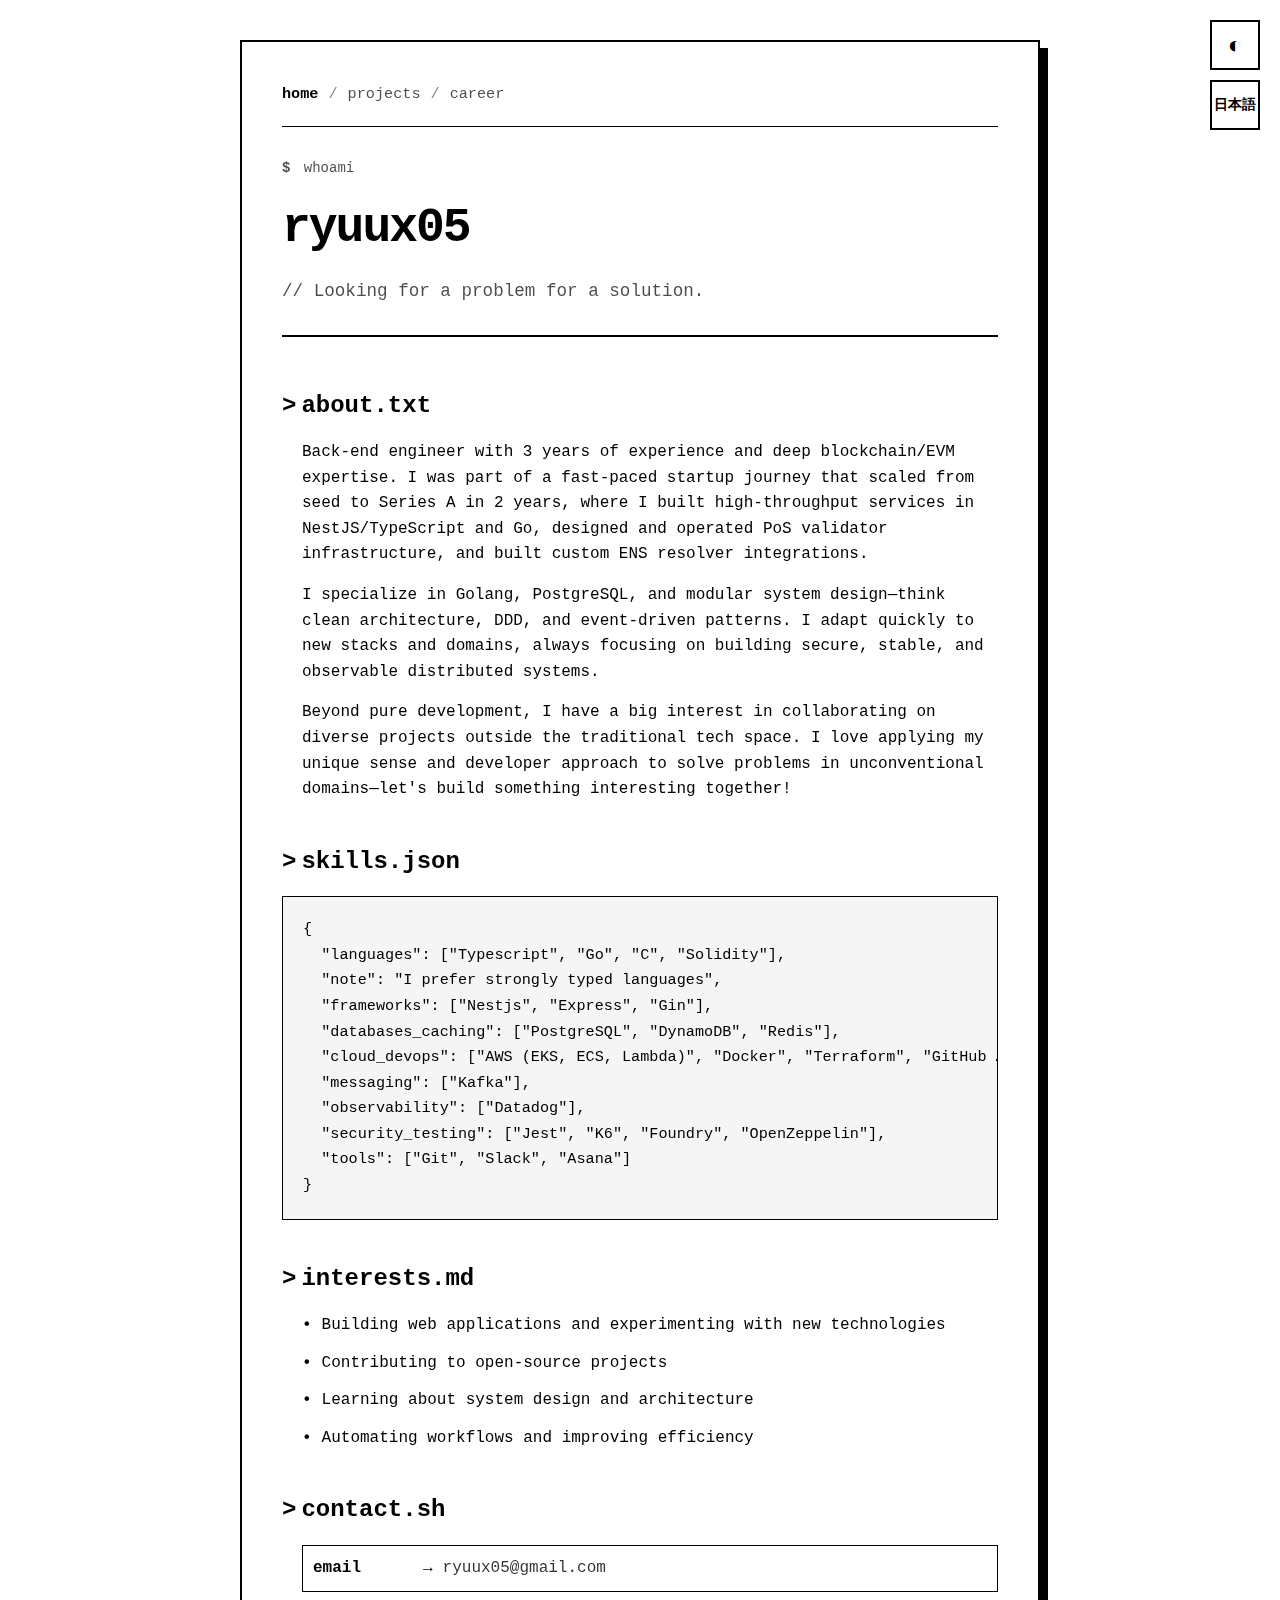
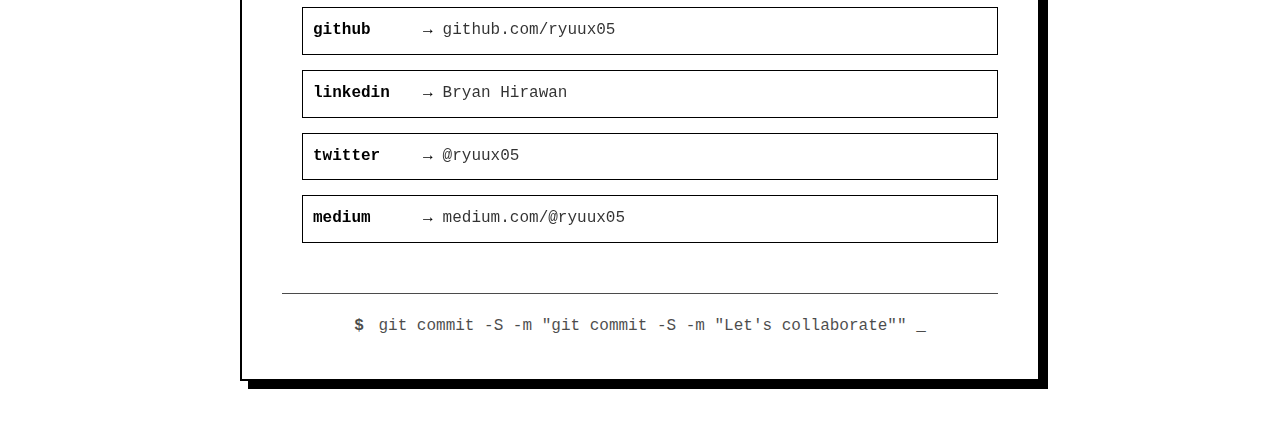
<file: index.html>
<!DOCTYPE html>
<html lang="en">
<head>
    <meta charset="UTF-8">
    <meta name="viewport" content="width=device-width, initial-scale=1.0">
    <title>ryuux05</title>
    <link rel="apple-touch-icon" sizes="180x180" href="favicon/apple-touch-icon.png">
    <link rel="icon" type="image/png" sizes="32x32" href="favicon/favicon-32x32.png">
    <link rel="icon" type="image/png" sizes="16x16" href="favicon/favicon-16x16.png">
    <link rel="manifest" href="favicon/site.webmanifest">
    <link rel="shortcut icon" href="favicon/favicon.ico">
    <link rel="stylesheet" href="styles.css">
</head>
<body>
    <button class="theme-toggle" id="themeToggle" aria-label="Toggle theme">
        <span class="theme-icon">◐</span>
    </button>
    <button class="lang-toggle" id="langToggle" aria-label="Toggle language">EN</button>
    <div class="container">
        <nav class="nav">
            <a href="index.html" class="nav-link active" data-i18n="nav.home">home</a>
            <span class="nav-separator">/</span>
            <a href="projects.html" class="nav-link" data-i18n="nav.projects">projects</a>
            <span class="nav-separator">/</span>
            <a href="career.html" class="nav-link" data-i18n="nav.career">career</a>
        </nav>

        <header class="header">
            <div class="terminal-header">
                <span class="prompt">$</span> whoami
            </div>
            <h1 class="name">ryuux05</h1>
            <p class="tagline" data-i18n="index.tagline">// Looking for a problem for a solution.</p>
        </header>

        <section class="section about">
            <h2 class="section-title"><span class="prompt">&gt;</span> <span data-i18n="index.about.title">about.txt</span></h2>
            <div class="content">
                <p data-i18n="index.about.p1">Back-end engineer with 3 years of experience and deep blockchain/EVM expertise. I was part of a fast-paced startup journey that scaled from seed to Series A in 2 years, where I built high-throughput services in NestJS/TypeScript and Go, designed and operated PoS validator infrastructure, and built custom ENS resolver integrations.</p>
                <p data-i18n="index.about.p2">I specialize in Golang, PostgreSQL, and modular system design—think clean architecture, DDD, and event-driven patterns. I adapt quickly to new stacks and domains, always focusing on building secure, stable, and observable distributed systems.</p>
                <p data-i18n="index.about.p3">Beyond pure development, I have a big interest in collaborating on diverse projects outside the traditional tech space. I love applying my unique sense and developer approach to solve problems in unconventional domains—let's build something interesting together!</p>
            </div>
        </section>

        <section class="section skills">
            <h2 class="section-title"><span class="prompt">&gt;</span> <span data-i18n="index.skills.title">skills.json</span></h2>
            <div class="content code-block">
                <pre><code>{
  "languages": ["Typescript", "Go", "C", "Solidity"],
  "note": "<span data-i18n="index.skills.note">I prefer strongly typed languages</span>",
  "frameworks": ["Nestjs", "Express", "Gin"],
  "databases_caching": ["PostgreSQL", "DynamoDB", "Redis"],
  "cloud_devops": ["AWS (EKS, ECS, Lambda)", "Docker", "Terraform", "GitHub Actions", "Render"],
  "messaging": ["Kafka"],
  "observability": ["Datadog"],
  "security_testing": ["Jest", "K6", "Foundry", "OpenZeppelin"],
  "tools": ["Git", "Slack", "Asana"]
}</code></pre>
            </div>
        </section>

        <section class="section interests">
            <h2 class="section-title"><span class="prompt">&gt;</span> <span data-i18n="index.interests.title">interests.md</span></h2>
            <div class="content">
                <ul class="interests-list">
                    <li><span class="bullet">•</span> <span data-i18n="index.interests.1">Building web applications and experimenting with new technologies</span></li>
                    <li><span class="bullet">•</span> <span data-i18n="index.interests.2">Contributing to open-source projects</span></li>
                    <li><span class="bullet">•</span> <span data-i18n="index.interests.3">Learning about system design and architecture</span></li>
                    <li><span class="bullet">•</span> <span data-i18n="index.interests.4">Automating workflows and improving efficiency</span></li>
                </ul>
            </div>
        </section>

        <section class="section contact">
            <h2 class="section-title"><span class="prompt">&gt;</span> <span data-i18n="index.contact.title">contact.sh</span></h2>
            <div class="content">
                <div class="contact-grid">
                    <a href="mailto:ryuux05@gmail.com" class="contact-link">
                        <span class="command" data-i18n="index.contact.email">email</span>
                        <span class="arrow">→</span>
                        <span class="value">ryuux05@gmail.com</span>
                    </a>
                    <a href="https://github.com/ryuux05" target="_blank" class="contact-link">
                        <span class="command" data-i18n="index.contact.github">github</span>
                        <span class="arrow">→</span>
                        <span class="value">github.com/ryuux05</span>
                    </a>
                    <a href="https://www.linkedin.com/in/bryanhirawan/" target="_blank" class="contact-link">
                        <span class="command" data-i18n="index.contact.linkedin">linkedin</span>
                        <span class="arrow">→</span>
                        <span class="value">Bryan Hirawan</span>
                    </a>
                    <a href="https://twitter.com/ryuux05" target="_blank" class="contact-link">
                        <span class="command" data-i18n="index.contact.twitter">twitter</span>
                        <span class="arrow">→</span>
                        <span class="value">@ryuux05</span>
                    </a>
                    <a href="https://medium.com/@ryuux05" target="_blank" class="contact-link">
                        <span class="command" data-i18n="index.contact.medium">medium</span>
                        <span class="arrow">→</span>
                        <span class="value">medium.com/@ryuux05</span>
                    </a>
                </div>
            </div>
        </section>

        <footer class="footer">
            <p>
                <span class="prompt">$</span> git commit -S -m "<span data-i18n="index.footer">Let's collaborate</span>"
                <span class="cursor">_</span>
            </p>
        </footer>
    </div>

    <script src="script.js"></script>
</body>
</html>
</file>
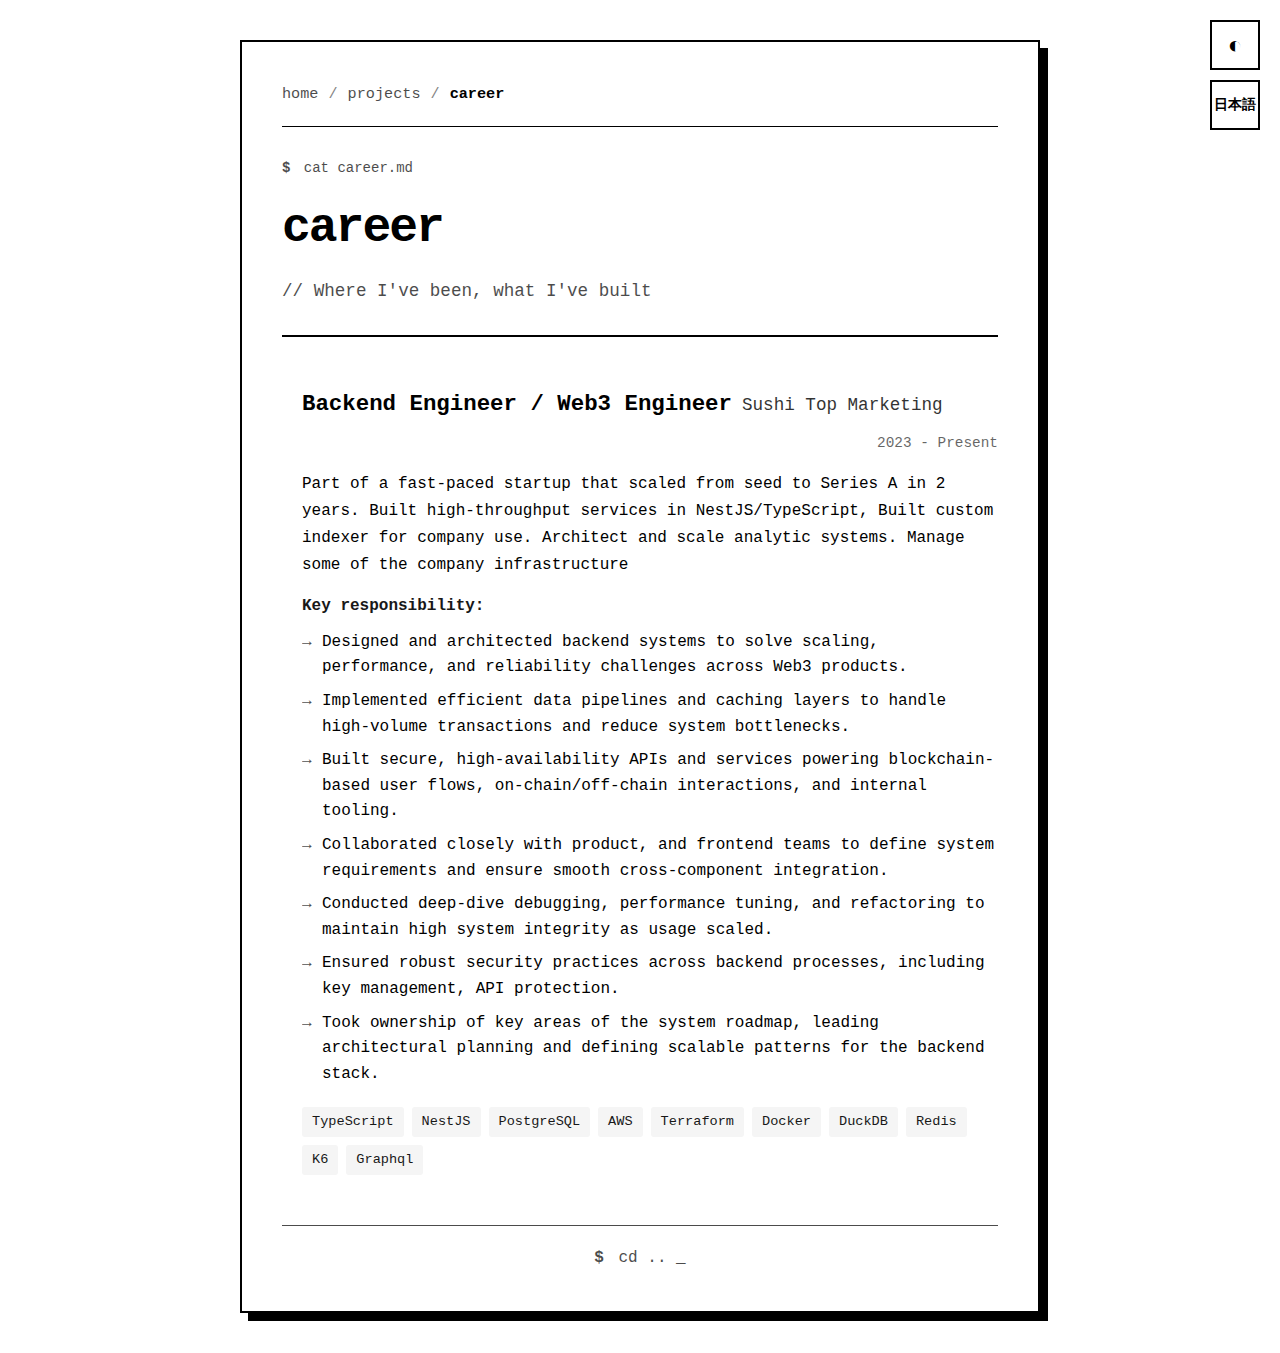
<file: career.html>
<!DOCTYPE html>
<html lang="en">
<head>
    <meta charset="UTF-8">
    <meta name="viewport" content="width=device-width, initial-scale=1.0">
    <title>career - ryuux05</title>
    <link rel="apple-touch-icon" sizes="180x180" href="favicon/apple-touch-icon.png">
    <link rel="icon" type="image/png" sizes="32x32" href="favicon/favicon-32x32.png">
    <link rel="icon" type="image/png" sizes="16x16" href="favicon/favicon-16x16.png">
    <link rel="manifest" href="favicon/site.webmanifest">
    <link rel="shortcut icon" href="favicon/favicon.ico">
    <link rel="stylesheet" href="styles.css">
</head>
<body>
    <button class="theme-toggle" id="themeToggle" aria-label="Toggle theme">
        <span class="theme-icon">◐</span>
    </button>
    <button class="lang-toggle" id="langToggle" aria-label="Toggle language">EN</button>
    <div class="container">
        <nav class="nav">
            <a href="index.html" class="nav-link" data-i18n="nav.home">home</a>
            <span class="nav-separator">/</span>
            <a href="projects.html" class="nav-link" data-i18n="nav.projects">projects</a>
            <span class="nav-separator">/</span>
            <a href="career.html" class="nav-link active" data-i18n="nav.career">career</a>
        </nav>

        <header class="header">
            <div class="terminal-header">
                <span class="prompt">$</span> cat career.md
            </div>
            <h1 class="name">career</h1>
            <p class="tagline" data-i18n="career.tagline">// Where I've been, what I've built</p>
        </header>

        <section class="section career">
            <div class="content">
                <div class="career-item">
                    <div class="career-header">
                        <h3 class="career-title">Backend Engineer / Web3 Engineer</h3>
                        <span class="career-company">Sushi Top Marketing</span>
                        <span class="career-period">2023 - Present</span>
                    </div>
                    <p class="career-description" data-i18n="career.description">
                        Part of a fast-paced startup that scaled from seed to Series A in 2 years. Built high-throughput services in NestJS/TypeScript, Built custom indexer for company use. Architect and scale analytic systems. Manage some of the company infrastructure
                    </p>
                    <div class="career-highlights">
                        <h4 class="highlights-title" data-i18n="career.responsibility">Key responsibility:</h4>
                        <ul class="highlights-list">
                            <li data-i18n="career.responsibility.1">Designed and architected backend systems to solve scaling, performance, and reliability challenges across Web3 products.</li>
                            <li data-i18n="career.responsibility.2">Implemented efficient data pipelines and caching layers to handle high-volume transactions and reduce system bottlenecks.</li>
                            <li data-i18n="career.responsibility.3">Built secure, high-availability APIs and services powering blockchain-based user flows, on-chain/off-chain interactions, and internal tooling.</li>
                            <li data-i18n="career.responsibility.4">Collaborated closely with product, and frontend teams to define system requirements and ensure smooth cross-component integration.</li>
                            <li data-i18n="career.responsibility.5">Conducted deep-dive debugging, performance tuning, and refactoring to maintain high system integrity as usage scaled.</li>
                            <li data-i18n="career.responsibility.6">Ensured robust security practices across backend processes, including key management, API protection.</li>
                            <li data-i18n="career.responsibility.7">Took ownership of key areas of the system roadmap, leading architectural planning and defining scalable patterns for the backend stack.</li>
                        </ul>
                    </div>
                    <div class="career-tech">
                        <span class="tech-tag">TypeScript</span>
                        <span class="tech-tag">NestJS</span>
                        <span class="tech-tag">PostgreSQL</span>
                        <span class="tech-tag">AWS</span>
                        <span class="tech-tag">Terraform</span>
                        <span class="tech-tag">Docker</span>
                        <span class="tech-tag">DuckDB</span>
                        <span class="tech-tag">Redis</span>
                        <span class="tech-tag">K6</span>
                        <span class="tech-tag">Graphql</span>
                    </div>
                </div>
            </div>
        </section>

        <footer class="footer">
            <p>
                <span class="prompt">$</span> <span data-i18n="common.footer">cd ..</span>
                <span class="cursor">_</span>
            </p>
        </footer>
    </div>

    <script src="script.js"></script>
</body>
</html>
</file>
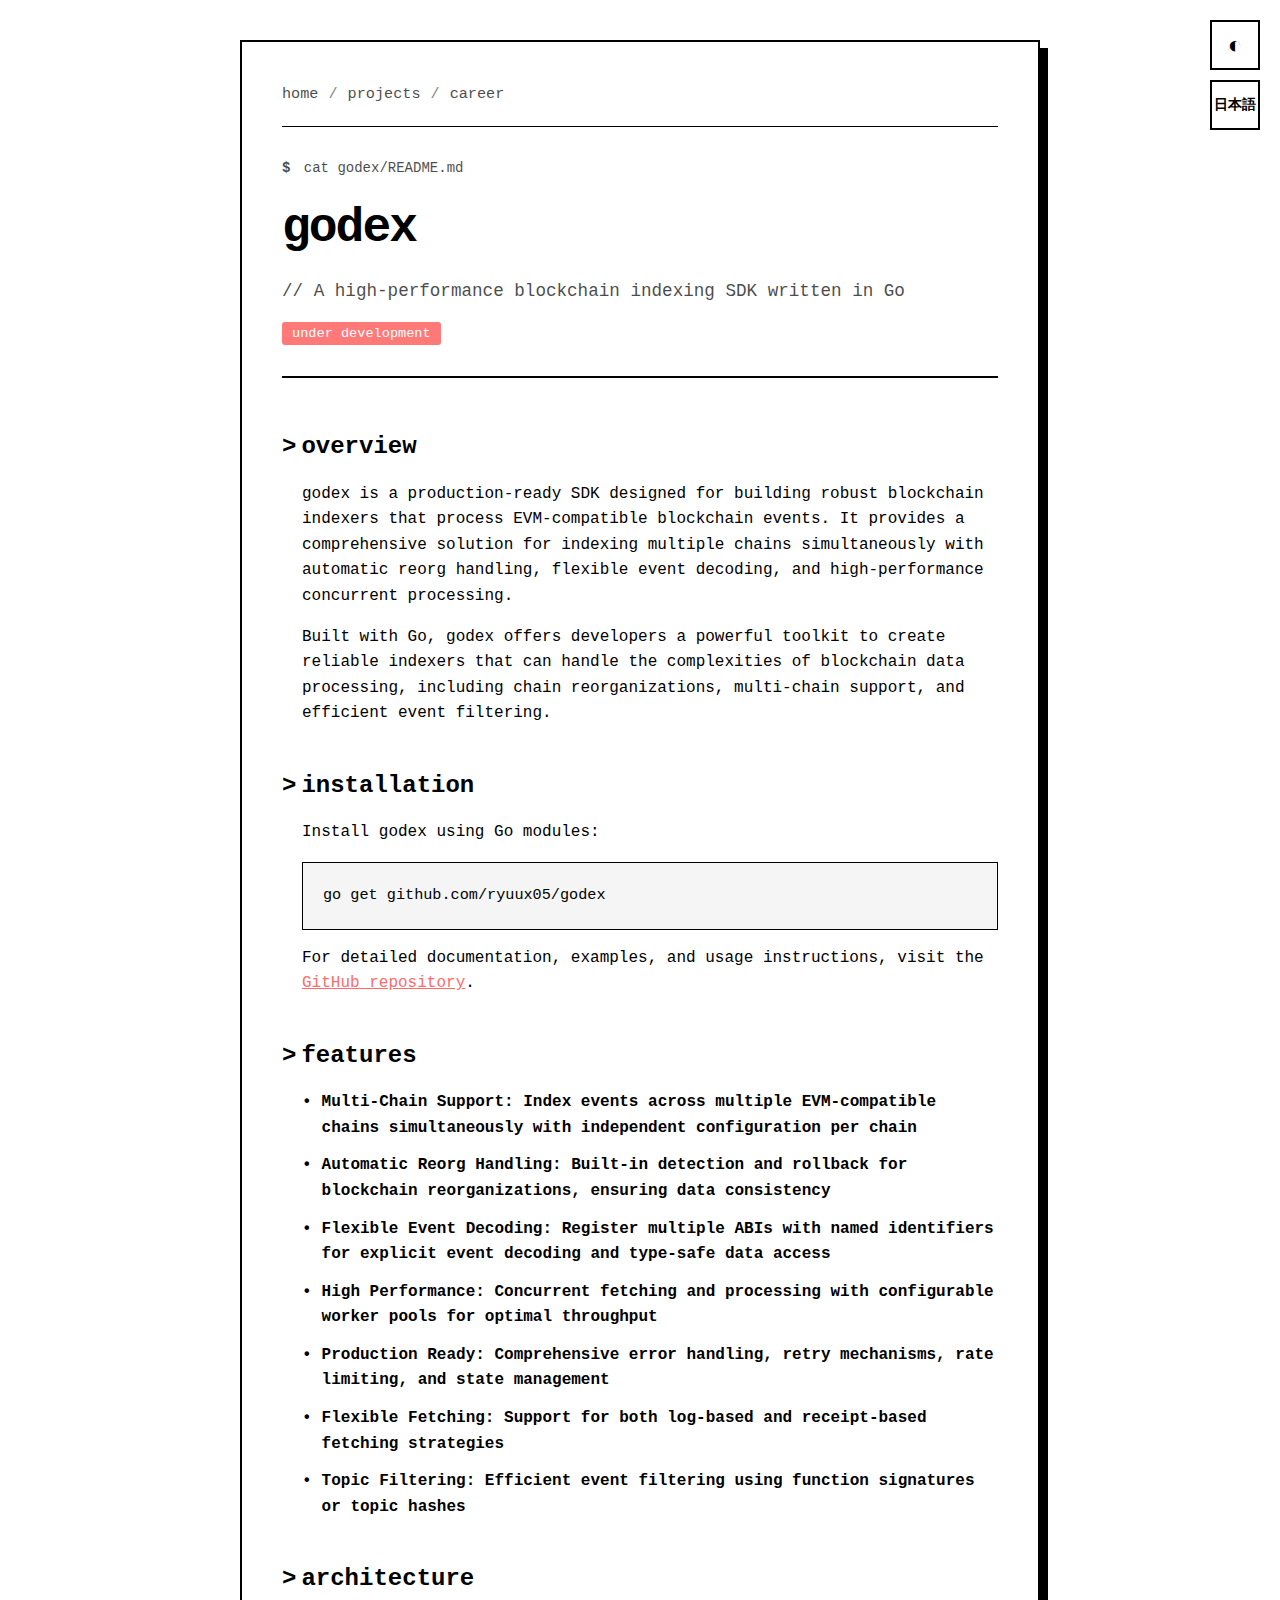
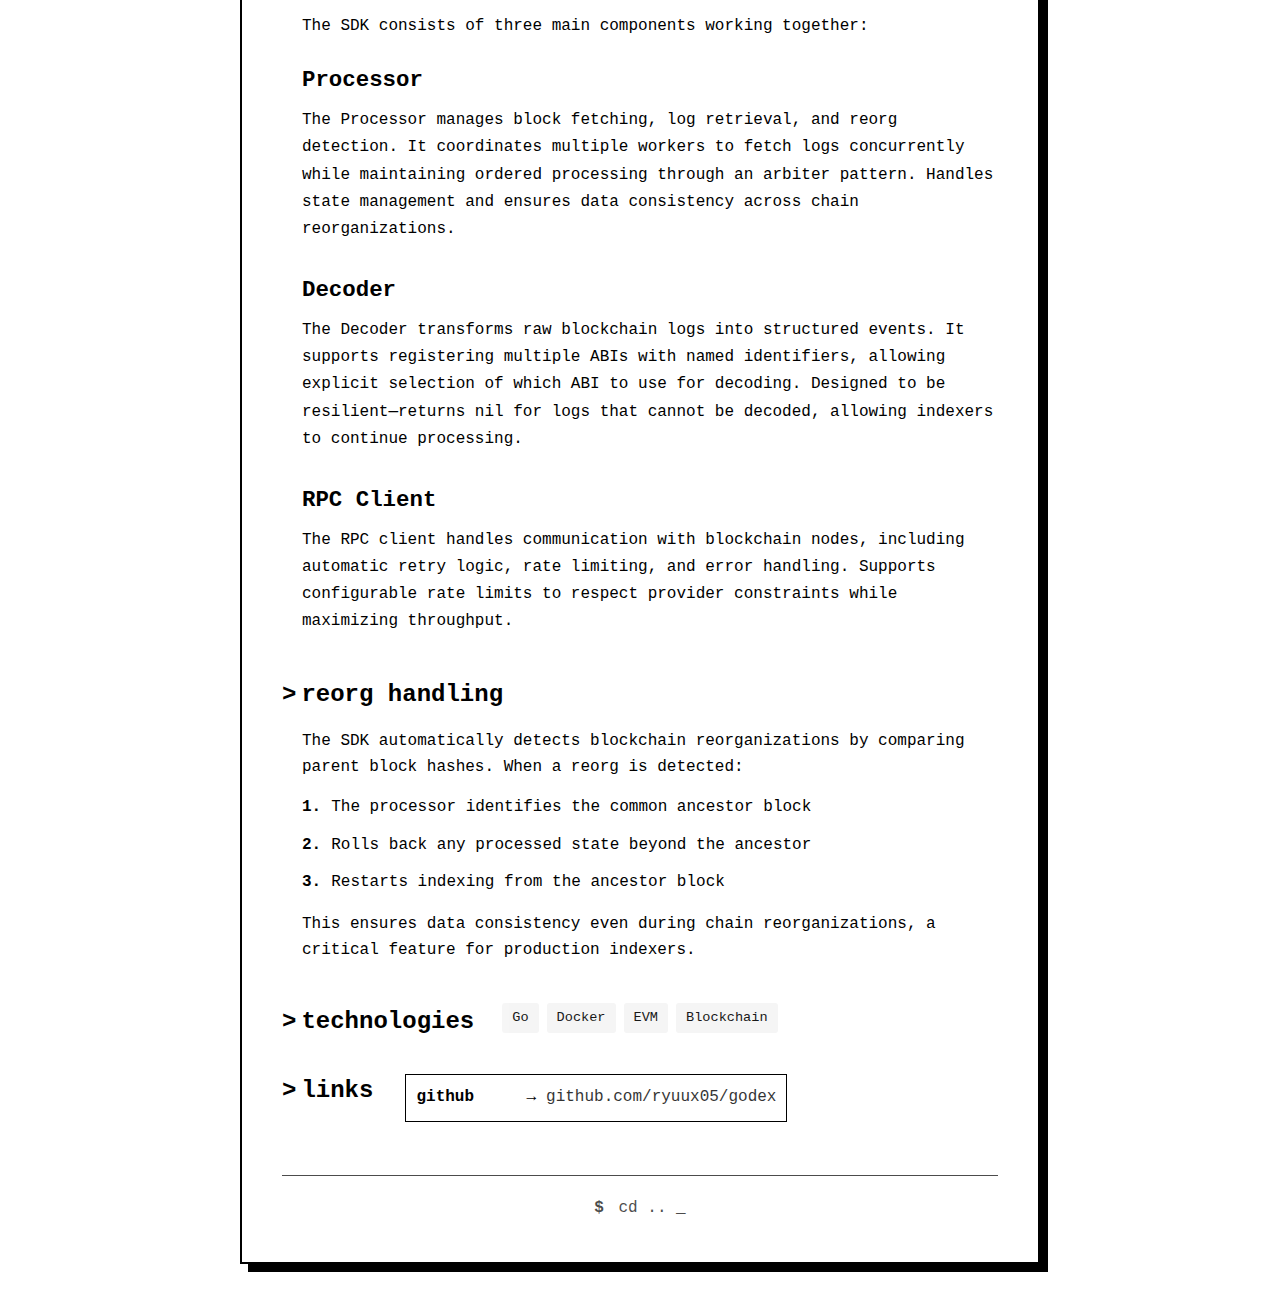
<file: godex.html>
<!DOCTYPE html>
<html lang="en">
<head>
    <meta charset="UTF-8">
    <meta name="viewport" content="width=device-width, initial-scale=1.0">
    <title>godex - ryuux05</title>
    <link rel="apple-touch-icon" sizes="180x180" href="favicon/apple-touch-icon.png">
    <link rel="icon" type="image/png" sizes="32x32" href="favicon/favicon-32x32.png">
    <link rel="icon" type="image/png" sizes="16x16" href="favicon/favicon-16x16.png">
    <link rel="manifest" href="favicon/site.webmanifest">
    <link rel="shortcut icon" href="favicon/favicon.ico">
    <link rel="stylesheet" href="styles.css">
</head>
<body>
    <button class="theme-toggle" id="themeToggle" aria-label="Toggle theme">
        <span class="theme-icon">◐</span>
    </button>
    <button class="lang-toggle" id="langToggle" aria-label="Toggle language">EN</button>
    <div class="container">
        <nav class="nav">
            <a href="index.html" class="nav-link" data-i18n="nav.home">home</a>
            <span class="nav-separator">/</span>
            <a href="projects.html" class="nav-link" data-i18n="nav.projects">projects</a>
            <span class="nav-separator">/</span>
            <a href="career.html" class="nav-link" data-i18n="nav.career">career</a>
        </nav>

        <header class="header">
            <div class="terminal-header">
                <span class="prompt">$</span> cat godex/README.md
            </div>
            <h1 class="name">godex</h1>
            <p class="tagline" data-i18n="godex.tagline">// A high-performance blockchain indexing SDK written in Go</p>
            <div style="margin-top: 1rem;">
                <span class="tech-tag" style="background-color: var(--accent-color, #ff6b6b); color: white; opacity: 0.9;" data-i18n="godex.status">under development</span>
            </div>
        </header>

        <section class="section project-overview">
            <h2 class="section-title"><span class="prompt">&gt;</span> <span data-i18n="godex.overview.title">overview</span></h2>
            <div class="content">
                <p data-i18n="godex.overview.p1">
                    godex is a production-ready SDK designed for building robust blockchain indexers that process EVM-compatible blockchain events. 
                    It provides a comprehensive solution for indexing multiple chains simultaneously with automatic reorg handling, flexible event decoding, 
                    and high-performance concurrent processing.
                </p>
                <p data-i18n="godex.overview.p2">
                    Built with Go, godex offers developers a powerful toolkit to create reliable indexers that can handle the complexities of blockchain 
                    data processing, including chain reorganizations, multi-chain support, and efficient event filtering.
                </p>
            </div>
        </section>

        <section class="section project-installation">
            <h2 class="section-title"><span class="prompt">&gt;</span> <span data-i18n="godex.installation.title">installation</span></h2>
            <div class="content">
                <p data-i18n="godex.installation.p1">Install godex using Go modules:</p>
                <div class="content code-block" style="margin-top: 1rem;">
                    <pre><code>go get github.com/ryuux05/godex</code></pre>
                </div>
                <p style="margin-top: 1rem;">
                    <span data-i18n="godex.installation.p2">For detailed documentation, examples, and usage instructions, visit the</span> 
                    <a href="https://github.com/ryuux05/godex" target="_blank" style="color: var(--accent-color, #ff6b6b); text-decoration: underline;">GitHub repository</a>.
                </p>
            </div>
        </section>

        <section class="section project-features">
            <h2 class="section-title"><span class="prompt">&gt;</span> <span data-i18n="godex.features.title">features</span></h2>
            <div class="content">
                <ul class="interests-list">
                    <li><span class="bullet">•</span> <strong data-i18n="godex.features.1">Multi-Chain Support: Index events across multiple EVM-compatible chains simultaneously with independent configuration per chain</strong></li>
                    <li><span class="bullet">•</span> <strong data-i18n="godex.features.2">Automatic Reorg Handling: Built-in detection and rollback for blockchain reorganizations, ensuring data consistency</strong></li>
                    <li><span class="bullet">•</span> <strong data-i18n="godex.features.3">Flexible Event Decoding: Register multiple ABIs with named identifiers for explicit event decoding and type-safe data access</strong></li>
                    <li><span class="bullet">•</span> <strong data-i18n="godex.features.4">High Performance: Concurrent fetching and processing with configurable worker pools for optimal throughput</strong></li>
                    <li><span class="bullet">•</span> <strong data-i18n="godex.features.5">Production Ready: Comprehensive error handling, retry mechanisms, rate limiting, and state management</strong></li>
                    <li><span class="bullet">•</span> <strong data-i18n="godex.features.6">Flexible Fetching: Support for both log-based and receipt-based fetching strategies</strong></li>
                    <li><span class="bullet">•</span> <strong data-i18n="godex.features.7">Topic Filtering: Efficient event filtering using function signatures or topic hashes</strong></li>
                </ul>
            </div>
        </section>

        <section class="section project-architecture">
            <h2 class="section-title"><span class="prompt">&gt;</span> <span data-i18n="godex.architecture.title">architecture</span></h2>
            <div class="content">
                <p data-i18n="godex.architecture.intro">The SDK consists of three main components working together:</p>
                
                <div class="career-item" style="margin-top: 1.5rem;">
                    <h3 class="career-title" style="margin-bottom: 0.5rem;" data-i18n="godex.architecture.processor">Processor</h3>
                    <p class="career-description" data-i18n="godex.architecture.processor.desc">
                        The Processor manages block fetching, log retrieval, and reorg detection. It coordinates multiple workers to fetch logs 
                        concurrently while maintaining ordered processing through an arbiter pattern. Handles state management and ensures data 
                        consistency across chain reorganizations.
                    </p>
                </div>

                <div class="career-item" style="margin-top: 1.5rem;">
                    <h3 class="career-title" style="margin-bottom: 0.5rem;" data-i18n="godex.architecture.decoder">Decoder</h3>
                    <p class="career-description" data-i18n="godex.architecture.decoder.desc">
                        The Decoder transforms raw blockchain logs into structured events. It supports registering multiple ABIs with named 
                        identifiers, allowing explicit selection of which ABI to use for decoding. Designed to be resilient—returns nil for 
                        logs that cannot be decoded, allowing indexers to continue processing.
                    </p>
                </div>

                <div class="career-item" style="margin-top: 1.5rem;">
                    <h3 class="career-title" style="margin-bottom: 0.5rem;" data-i18n="godex.architecture.rpc">RPC Client</h3>
                    <p class="career-description" data-i18n="godex.architecture.rpc.desc">
                        The RPC client handles communication with blockchain nodes, including automatic retry logic, rate limiting, and error 
                        handling. Supports configurable rate limits to respect provider constraints while maximizing throughput.
                    </p>
                </div>
            </div>
        </section>

        <section class="section project-reorg">
            <h2 class="section-title"><span class="prompt">&gt;</span> <span data-i18n="godex.reorg.title">reorg handling</span></h2>
            <div class="content">
                <p data-i18n="godex.reorg.intro">
                    The SDK automatically detects blockchain reorganizations by comparing parent block hashes. When a reorg is detected:
                </p>
                <ul class="interests-list">
                    <li><span class="bullet">1.</span> <span data-i18n="godex.reorg.1">The processor identifies the common ancestor block</span></li>
                    <li><span class="bullet">2.</span> <span data-i18n="godex.reorg.2">Rolls back any processed state beyond the ancestor</span></li>
                    <li><span class="bullet">3.</span> <span data-i18n="godex.reorg.3">Restarts indexing from the ancestor block</span></li>
                </ul>
                <p style="margin-top: 1rem;" data-i18n="godex.reorg.conclusion">
                    This ensures data consistency even during chain reorganizations, a critical feature for production indexers.
                </p>
            </div>
        </section>

        <section class="section project-tech">
            <h2 class="section-title"><span class="prompt">&gt;</span> <span data-i18n="godex.tech.title">technologies</span></h2>
            <div class="content">
                <div class="project-tech">
                    <span class="tech-tag">Go</span>
                    <span class="tech-tag">Docker</span>
                    <span class="tech-tag">EVM</span>
                    <span class="tech-tag">Blockchain</span>
                </div>
            </div>
        </section>

        <section class="section project-links">
            <h2 class="section-title"><span class="prompt">&gt;</span> <span data-i18n="godex.links.title">links</span></h2>
            <div class="content">
                <div class="contact-grid">
                    <a href="https://github.com/ryuux05/godex" target="_blank" class="contact-link">
                        <span class="command" data-i18n="godex.links.github">github</span>
                        <span class="arrow">→</span>
                        <span class="value">github.com/ryuux05/godex</span>
                    </a>
                </div>
            </div>
        </section>

        <footer class="footer">
            <p>
                <span class="prompt">$</span> <span data-i18n="common.footer">cd ..</span>
                <span class="cursor">_</span>
            </p>
        </footer>
    </div>

    <script src="script.js"></script>
</body>
</html>
</file>
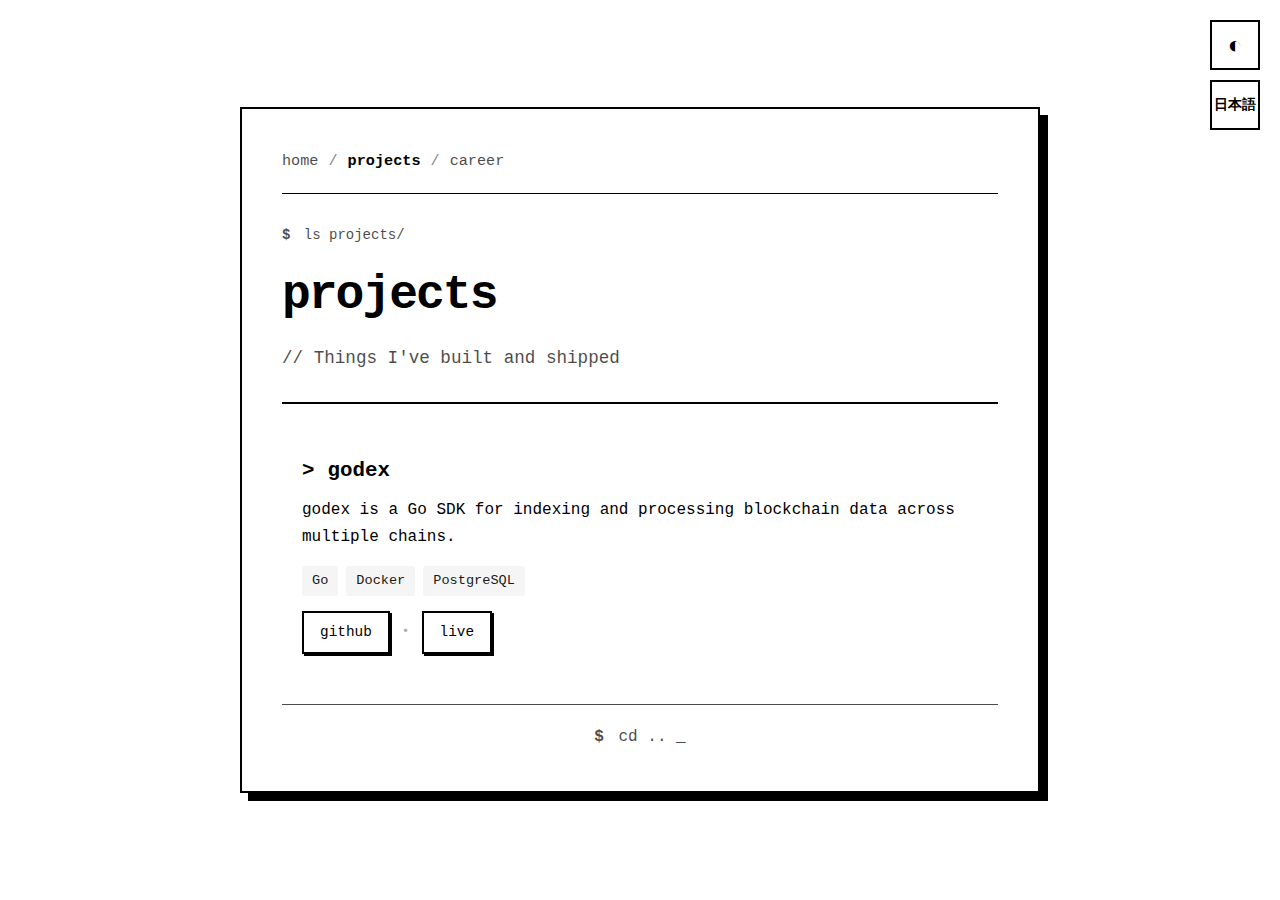
<file: projects.html>
<!DOCTYPE html>
<html lang="en">
<head>
    <meta charset="UTF-8">
    <meta name="viewport" content="width=device-width, initial-scale=1.0">
    <title>projects - ryuux05</title>
    <link rel="apple-touch-icon" sizes="180x180" href="favicon/apple-touch-icon.png">
    <link rel="icon" type="image/png" sizes="32x32" href="favicon/favicon-32x32.png">
    <link rel="icon" type="image/png" sizes="16x16" href="favicon/favicon-16x16.png">
    <link rel="manifest" href="favicon/site.webmanifest">
    <link rel="shortcut icon" href="favicon/favicon.ico">
    <link rel="stylesheet" href="styles.css">
</head>
<body>
    <button class="theme-toggle" id="themeToggle" aria-label="Toggle theme">
        <span class="theme-icon">◐</span>
    </button>
    <button class="lang-toggle" id="langToggle" aria-label="Toggle language">EN</button>
    <div class="container">
        <nav class="nav">
            <a href="index.html" class="nav-link" data-i18n="nav.home">home</a>
            <span class="nav-separator">/</span>
            <a href="projects.html" class="nav-link active" data-i18n="nav.projects">projects</a>
            <span class="nav-separator">/</span>
            <a href="career.html" class="nav-link" data-i18n="nav.career">career</a>
        </nav>

        <header class="header">
            <div class="terminal-header">
                <span class="prompt">$</span> ls projects/
            </div>
            <h1 class="name">projects</h1>
            <p class="tagline" data-i18n="projects.tagline">// Things I've built and shipped</p>
        </header>

        <section class="section projects">
            <div class="content">
                <!-- Project 1 -->
                <div class="project-item">
                    <h3 class="project-title">
                        <span class="prompt">&gt;</span> godex
                    </h3>
                    <p class="project-description" data-i18n="projects.godex.description">
                        godex is a Go SDK for indexing and processing blockchain data across multiple chains.
                    </p>
                    <div class="project-tech">
                        <span class="tech-tag">Go</span>
                        <span class="tech-tag">Docker</span>
                        <span class="tech-tag">PostgreSQL</span>
                    </div>
                    <div class="project-links">
                        <a href="https://github.com/ryuux05/godex" target="_blank" class="project-link">github</a>
                        <span class="link-separator">•</span>
                        <a href="godex.html" class="project-link" data-i18n="projects.godex.live">live</a>
                    </div>
                </div>

                <!-- Project 2
                <div class="project-item">
                    <h3 class="project-title">
                        <span class="prompt">&gt;</span> gotrade
                    </h3>
                    <p class="project-description">
                        Another project description. Highlight key features, challenges overcome, or technologies used.
                    </p>
                    <div class="project-tech">
                        <span class="tech-tag">NestJS</span>
                        <span class="tech-tag">Redis</span>
                        <span class="tech-tag">Kafka</span>
                    </div>
                    <div class="project-links">
                        <a href="#" target="_blank" class="project-link">github</a>
                    </div>
                </div> -->

                <!-- Add more projects as needed -->
            </div>
        </section>

        <footer class="footer">
            <p>
                <span class="prompt">$</span> <span data-i18n="common.footer">cd ..</span>
                <span class="cursor">_</span>
            </p>
        </footer>
    </div>

    <script src="script.js"></script>
</body>
</html>
</file>
<file: styles.css>
/* Reset and Base Styles */
* {
    margin: 0;
    padding: 0;
    box-sizing: border-box;
}

:root {
    --bg-color: #ffffff;
    --text-color: #000000;
    --border-color: #000000;
    --code-bg: #f5f5f5;
    --shadow-color: #000000;
}

[data-theme="dark"] {
    --bg-color: #1a1a1a;
    --text-color: #e0e0e0;
    --border-color: #e0e0e0;
    --code-bg: #2a2a2a;
    --shadow-color: #e0e0e0;
}

body {
    font-family: 'Courier New', Courier, monospace;
    background-color: var(--bg-color);
    color: var(--text-color);
    line-height: 1.6;
    padding: 20px;
    display: flex;
    justify-content: center;
    align-items: center;
    min-height: 100vh;
    transition: background-color 0.3s ease, color 0.3s ease;
}

/* Theme Toggle */
.theme-toggle {
    position: fixed;
    top: 20px;
    right: 20px;
    width: 50px;
    height: 50px;
    border: 2px solid var(--border-color);
    background-color: var(--bg-color);
    color: var(--text-color);
    font-size: 24px;
    cursor: pointer;
    z-index: 1000;
    display: flex;
    align-items: center;
    justify-content: center;
    transition: all 0.3s ease;
}

/* Language Toggle */
.lang-toggle {
    position: fixed;
    top: 80px;
    right: 20px;
    width: 50px;
    height: 50px;
    border: 2px solid var(--border-color);
    background-color: var(--bg-color);
    color: var(--text-color);
    font-size: 14px;
    font-weight: bold;
    cursor: pointer;
    z-index: 1000;
    display: flex;
    align-items: center;
    justify-content: center;
    transition: all 0.3s ease;
    font-family: 'Courier New', Courier, monospace;
}

.lang-toggle:hover {
    background-color: var(--text-color);
    color: var(--bg-color);
    transform: scale(1.1);
}

.lang-toggle:active {
    transform: scale(0.95);
}

.theme-toggle:hover {
    background-color: var(--text-color);
    color: var(--bg-color);
    transform: rotate(180deg);
}

.theme-toggle:active {
    transform: rotate(180deg) scale(0.95);
}

/* Navigation */
.nav {
    margin-bottom: 30px;
    padding-bottom: 20px;
    border-bottom: 1px solid var(--border-color);
    display: flex;
    align-items: center;
    gap: 10px;
    font-size: 0.95rem;
    transition: border-color 0.3s ease;
}

.nav-link {
    color: var(--text-color);
    text-decoration: none;
    transition: opacity 0.3s ease;
    opacity: 0.7;
}

.nav-link:hover {
    opacity: 1;
}

.nav-link.active {
    opacity: 1;
    font-weight: bold;
}

.nav-separator {
    opacity: 0.5;
}

/* Container */
.container {
    max-width: 800px;
    width: 100%;
    padding: 40px;
    border: 2px solid var(--border-color);
    box-shadow: 8px 8px 0px var(--shadow-color);
    background-color: var(--bg-color);
    margin: 20px auto;
    transition: border-color 0.3s ease, box-shadow 0.3s ease;
}

/* Header */
.header {
    margin-bottom: 50px;
    padding-bottom: 30px;
    border-bottom: 2px solid var(--border-color);
    transition: border-color 0.3s ease;
}

.terminal-header {
    font-size: 14px;
    margin-bottom: 10px;
    opacity: 0.7;
}

.name {
    font-size: 3rem;
    font-weight: bold;
    margin: 10px 0;
    letter-spacing: -2px;
}

.tagline {
    font-size: 1.1rem;
    opacity: 0.7;
    margin-top: 10px;
}

.prompt {
    color: var(--text-color);
    font-weight: bold;
    margin-right: 5px;
}

/* Sections */
.section {
    margin-bottom: 40px;
    animation: fadeIn 0.6s ease-in;
}

.section-title {
    font-size: 1.5rem;
    margin-bottom: 15px;
    font-weight: bold;
    display: flex;
    align-items: center;
}

.content {
    padding-left: 20px;
    font-size: 1rem;
}

.content p {
    margin-bottom: 15px;
}

/* Code Block */
.code-block {
    background-color: var(--code-bg);
    border: 1px solid var(--border-color);
    padding: 20px;
    margin: 10px 0;
    overflow-x: auto;
    transition: background-color 0.3s ease, border-color 0.3s ease;
}

.code-block pre {
    margin: 0;
}

.code-block code {
    font-family: 'Courier New', Courier, monospace;
    font-size: 0.95rem;
    line-height: 1.6;
}

/* Interests List */
.interests-list {
    list-style: none;
    padding: 0;
}

.interests-list li {
    margin-bottom: 12px;
    display: flex;
    align-items: flex-start;
}

.bullet {
    margin-right: 10px;
    font-weight: bold;
}

/* Contact Grid */
.contact-grid {
    display: flex;
    flex-direction: column;
    gap: 15px;
}

.contact-link {
    display: flex;
    align-items: center;
    text-decoration: none;
    color: var(--text-color);
    padding: 10px;
    border: 1px solid var(--border-color);
    transition: all 0.3s ease;
    background-color: var(--bg-color);
}

.contact-link:hover {
    background-color: var(--text-color);
    color: var(--bg-color);
    transform: translateX(5px);
}

.command {
    font-weight: bold;
    min-width: 100px;
}

.arrow {
    margin: 0 10px;
}

.value {
    opacity: 0.8;
}

.contact-link:hover .value,
.contact-link:hover .arrow {
    opacity: 1;
}

/* Footer */
.footer {
    margin-top: 50px;
    padding-top: 20px;
    border-top: 1px solid var(--border-color);
    text-align: center;
    opacity: 0.7;
    transition: border-color 0.3s ease;
}

.cursor {
    animation: blink 1s infinite;
}

/* Animations */
@keyframes fadeIn {
    from {
        opacity: 0;
        transform: translateY(20px);
    }
    to {
        opacity: 1;
        transform: translateY(0);
    }
}

@keyframes blink {
    0%, 50% {
        opacity: 1;
    }
    51%, 100% {
        opacity: 0;
    }
}

/* Responsive Design */
@media (max-width: 768px) {
    body {
        padding: 10px;
    }

    .theme-toggle {
        top: 15px;
        right: 15px;
        width: 45px;
        height: 45px;
        font-size: 20px;
    }

    .lang-toggle {
        top: 70px;
        right: 15px;
        width: 45px;
        height: 45px;
        font-size: 12px;
    }

    .container {
        padding: 25px;
        box-shadow: 4px 4px 0px var(--shadow-color);
        margin: 10px;
    }

    .name {
        font-size: 2.5rem;
        letter-spacing: -1px;
    }

    .tagline {
        font-size: 1rem;
    }

    .section-title {
        font-size: 1.3rem;
    }

    .content {
        padding-left: 10px;
        font-size: 0.95rem;
    }

    .command {
        min-width: 80px;
        font-size: 0.9rem;
    }

    .code-block {
        padding: 15px;
    }

    .code-block code {
        font-size: 0.85rem;
    }
}

@media (max-width: 480px) {
    .theme-toggle {
        top: 10px;
        right: 10px;
        width: 40px;
        height: 40px;
        font-size: 18px;
    }

    .lang-toggle {
        top: 60px;
        right: 10px;
        width: 40px;
        height: 40px;
        font-size: 11px;
    }

    .container {
        padding: 20px;
        border: 1px solid var(--border-color);
    }

    .name {
        font-size: 2rem;
    }

    .tagline {
        font-size: 0.9rem;
    }

    .section-title {
        font-size: 1.2rem;
    }

    .contact-link {
        flex-direction: column;
        align-items: flex-start;
        gap: 5px;
    }

    .arrow {
        margin: 0;
    }
}

/* Projects Page */
.project-item {
    margin-bottom: 40px;
    padding-bottom: 30px;
    border-bottom: 1px solid var(--border-color);
    transition: border-color 0.3s ease;
}

.project-item:last-child {
    border-bottom: none;
    margin-bottom: 0;
    padding-bottom: 0;
}

.project-title {
    font-size: 1.3rem;
    margin-bottom: 10px;
    display: flex;
    align-items: center;
    gap: 8px;
}

.project-description {
    margin-bottom: 15px;
    line-height: 1.7;
}

.project-tech {
    display: flex;
    flex-wrap: wrap;
    gap: 8px;
    margin-bottom: 15px;
}

.tech-tag {
    padding: 4px 10px;
    font-size: 0.85rem;
    background-color: var(--code-bg);
    border-radius: 3px;
    transition: all 0.3s ease;
    opacity: 0.9;
}

.tech-tag:hover {
    opacity: 1;
    transform: translateY(-1px);
}

.project-links {
    display: flex;
    align-items: center;
    gap: 12px;
    font-size: 0.9rem;
    margin-top: 10px;
}

.project-link {
    color: var(--text-color);
    text-decoration: none;
    padding: 8px 16px;
    border: 2px solid var(--border-color);
    background-color: var(--bg-color);
    transition: all 0.3s ease;
    display: inline-block;
    cursor: pointer;
    font-weight: 500;
    box-shadow: 2px 2px 0px var(--shadow-color);
}

.project-link:hover {
    background-color: var(--text-color);
    color: var(--bg-color);
    transform: translateY(-2px) translateX(-2px);
    box-shadow: 4px 4px 0px var(--shadow-color);
}

.link-separator {
    opacity: 0.3;
    font-size: 0.8rem;
}

/* Career Page */
.career-item {
    margin-bottom: 30px;
}

.career-header {
    margin-bottom: 15px;
    display: flex;
    flex-wrap: wrap;
    align-items: baseline;
    gap: 10px;
}

.career-title {
    font-size: 1.4rem;
    margin: 0;
}

.career-company {
    font-size: 1.1rem;
    opacity: 0.8;
}

.career-period {
    font-size: 0.9rem;
    opacity: 0.6;
    margin-left: auto;
}

.career-description {
    margin-bottom: 20px;
    line-height: 1.7;
}

.career-highlights {
    margin-bottom: 20px;
}

.highlights-title {
    font-size: 1rem;
    margin-bottom: 10px;
    opacity: 0.9;
}

.highlights-list {
    list-style: none;
    padding-left: 0;
}

.highlights-list li {
    margin-bottom: 8px;
    padding-left: 20px;
    position: relative;
}

.highlights-list li::before {
    content: "→";
    position: absolute;
    left: 0;
    opacity: 0.7;
}

.career-tech {
    display: flex;
    flex-wrap: wrap;
    gap: 8px;
}

/* Responsive adjustments for new pages */
@media (max-width: 768px) {
    .nav {
        font-size: 0.9rem;
    }

    .career-header {
        flex-direction: column;
        gap: 5px;
    }

    .career-period {
        margin-left: 0;
    }
}

/* Print Styles */
@media print {
    body {
        background-color: white;
    }

    .theme-toggle {
        display: none;
    }

    .lang-toggle {
        display: none;
    }

    .nav {
        display: none;
    }

    .container {
        border: 1px solid #000000;
        box-shadow: none;
    }

    .contact-link {
        border: 1px solid #000000;
    }
}
</file>
